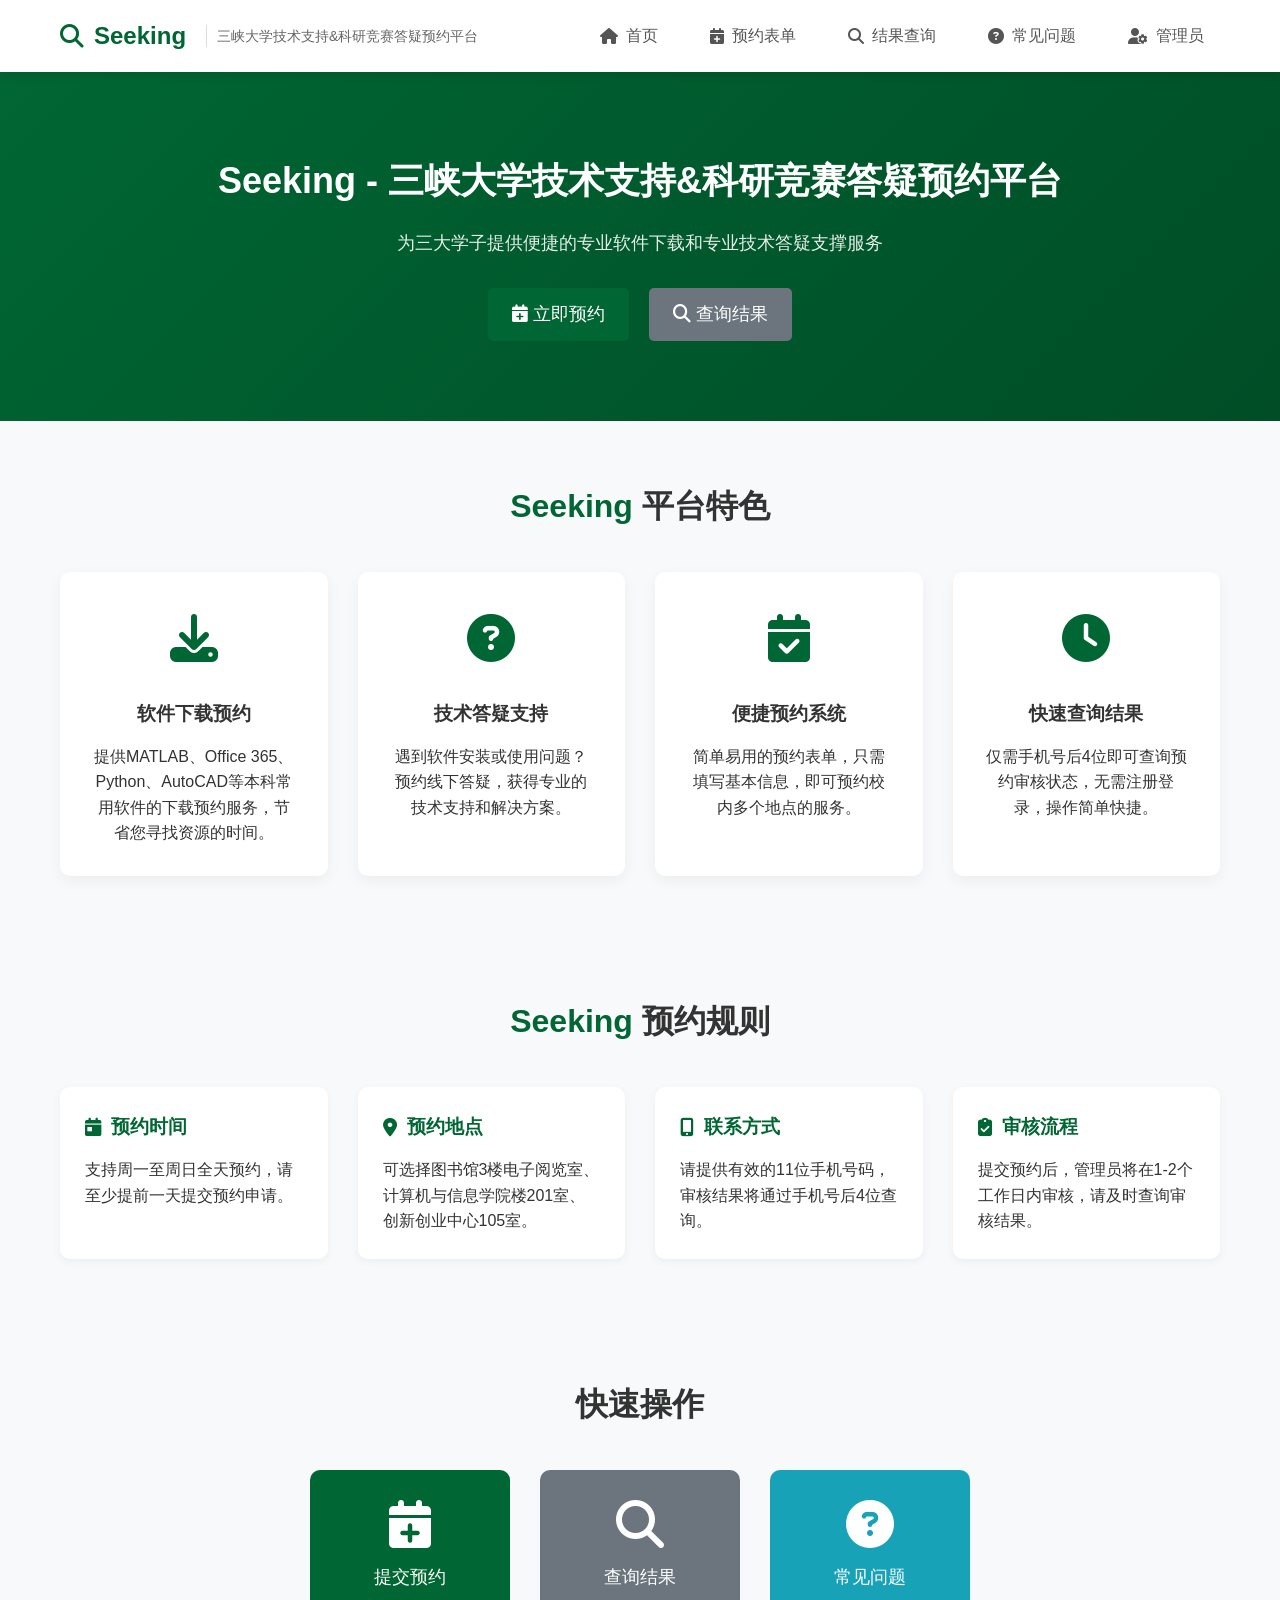
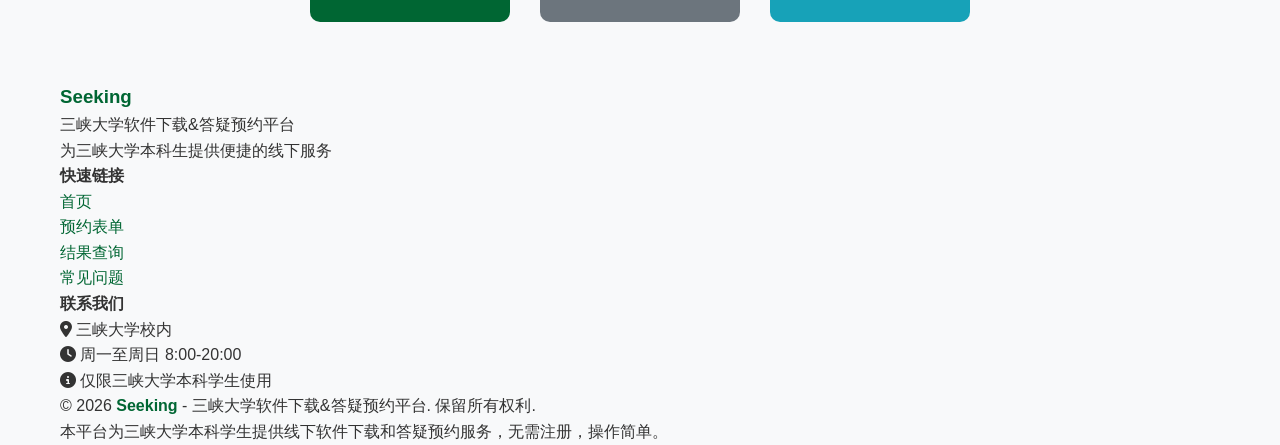
<file: frontend/index.html>
<!DOCTYPE html>
<html lang="zh-CN">
<head>
    <meta charset="UTF-8">
    <meta name="viewport" content="width=device-width, initial-scale=1.0">
    <title>Seeking - 首页</title>
    <link rel="stylesheet" href="css/style.css">
    <link rel="stylesheet" href="https://cdnjs.cloudflare.com/ajax/libs/font-awesome/6.4.0/css/all.min.css">
</head>
<body>
    <!-- 导航栏 -->
    <nav class="navbar">
        <div class="container">
            <div class="navbar-brand">
                <i class="fas fa-search"></i>
                <span class="brand-name">Seeking</span>
                <span class="brand-subtitle">三峡大学技术支持&科研竞赛答疑预约平台</span>
            </div>
            <ul class="navbar-menu">
                <li><a href="/" class="active"><i class="fas fa-home"></i> 首页</a></li>
                <li><a href="/booking"><i class="fas fa-calendar-plus"></i> 预约表单</a></li>
                <li><a href="/query"><i class="fas fa-search"></i> 结果查询</a></li>
                <li><a href="/faq"><i class="fas fa-question-circle"></i> 常见问题</a></li>
                <li><a href="/admin"><i class="fas fa-user-cog"></i> 管理员</a></li>
            </ul>
        </div>
    </nav>

    <!-- 首页横幅 -->
    <header class="hero">
        <div class="container">
            <h1><span class="seeking-text">Seeking</span> - 三峡大学技术支持&科研竞赛答疑预约平台</h1>
            <p class="hero-subtitle">为三大学子提供便捷的专业软件下载和专业技术答疑支撑服务</p>
            <div class="hero-buttons">
                <a href="/booking" class="btn btn-primary btn-lg"><i class="fas fa-calendar-plus"></i> 立即预约</a>
                <a href="/query" class="btn btn-secondary btn-lg"><i class="fas fa-search"></i> 查询结果</a>
            </div>
        </div>
    </header>

    <!-- 主要内容 -->
    <main class="container">
        <section class="features">
            <h2><span class="seeking-text">Seeking</span> 平台特色</h2>
            <div class="features-grid">
                <div class="feature-card">
                    <div class="feature-icon">
                        <i class="fas fa-download"></i>
                    </div>
                    <h3>软件下载预约</h3>
                    <p>提供MATLAB、Office 365、Python、AutoCAD等本科常用软件的下载预约服务，节省您寻找资源的时间。</p>
                </div>
                <div class="feature-card">
                    <div class="feature-icon">
                        <i class="fas fa-question-circle"></i>
                    </div>
                    <h3>技术答疑支持</h3>
                    <p>遇到软件安装或使用问题？预约线下答疑，获得专业的技术支持和解决方案。</p>
                </div>
                <div class="feature-card">
                    <div class="feature-icon">
                        <i class="fas fa-calendar-check"></i>
                    </div>
                    <h3>便捷预约系统</h3>
                    <p>简单易用的预约表单，只需填写基本信息，即可预约校内多个地点的服务。</p>
                </div>
                <div class="feature-card">
                    <div class="feature-icon">
                        <i class="fas fa-clock"></i>
                    </div>
                    <h3>快速查询结果</h3>
                    <p>仅需手机号后4位即可查询预约审核状态，无需注册登录，操作简单快捷。</p>
                </div>
            </div>
        </section>

        <section class="booking-rules">
            <h2><span class="seeking-text">Seeking</span> 预约规则</h2>
            <div class="rules-list">
                <div class="rule-item">
                    <h3><i class="fas fa-calendar-day"></i> 预约时间</h3>
                    <p>支持周一至周日全天预约，请至少提前一天提交预约申请。</p>
                </div>
                <div class="rule-item">
                    <h3><i class="fas fa-map-marker-alt"></i> 预约地点</h3>
                    <p>可选择图书馆3楼电子阅览室、计算机与信息学院楼201室、创新创业中心105室。</p>
                </div>
                <div class="rule-item">
                    <h3><i class="fas fa-mobile-alt"></i> 联系方式</h3>
                    <p>请提供有效的11位手机号码，审核结果将通过手机号后4位查询。</p>
                </div>
                <div class="rule-item">
                    <h3><i class="fas fa-clipboard-check"></i> 审核流程</h3>
                    <p>提交预约后，管理员将在1-2个工作日内审核，请及时查询审核结果。</p>
                </div>
            </div>
        </section>

        <section class="quick-actions">
            <h2>快速操作</h2>
            <div class="action-buttons">
                <a href="/booking" class="action-btn btn-primary">
                    <i class="fas fa-calendar-plus"></i>
                    <span>提交预约</span>
                </a>
                <a href="/query" class="action-btn btn-secondary">
                    <i class="fas fa-search"></i>
                    <span>查询结果</span>
                </a>
                <a href="/faq" class="action-btn btn-info">
                    <i class="fas fa-question-circle"></i>
                    <span>常见问题</span>
                </a>
            </div>
        </section>
    </main>

    <!-- 页脚 -->
    <footer class="footer">
        <div class="container">
            <div class="footer-content">
                <div class="footer-brand">
                    <h3><span class="seeking-text">Seeking</span></h3>
                    <p>三峡大学软件下载&答疑预约平台</p>
                    <p>为三峡大学本科生提供便捷的线下服务</p>
                </div>
                <div class="footer-links">
                    <h4>快速链接</h4>
                    <ul>
                        <li><a href="/">首页</a></li>
                        <li><a href="/booking">预约表单</a></li>
                        <li><a href="/query">结果查询</a></li>
                        <li><a href="/faq">常见问题</a></li>
                    </ul>
                </div>
                <div class="footer-contact">
                    <h4>联系我们</h4>
                    <p><i class="fas fa-map-marker-alt"></i> 三峡大学校内</p>
                    <p><i class="fas fa-clock"></i> 周一至周日 8:00-20:00</p>
                    <p><i class="fas fa-info-circle"></i> 仅限三峡大学本科学生使用</p>
                </div>
            </div>
            <div class="footer-bottom">
                <p>&copy; 2026 <span class="seeking-text">Seeking</span> - 三峡大学软件下载&答疑预约平台. 保留所有权利.</p>
                <p class="footer-note">本平台为三峡大学本科学生提供线下软件下载和答疑预约服务，无需注册，操作简单。</p>
            </div>
        </div>
    </footer>

    <script src="js/script.js"></script>
</body>
</html>
</file>
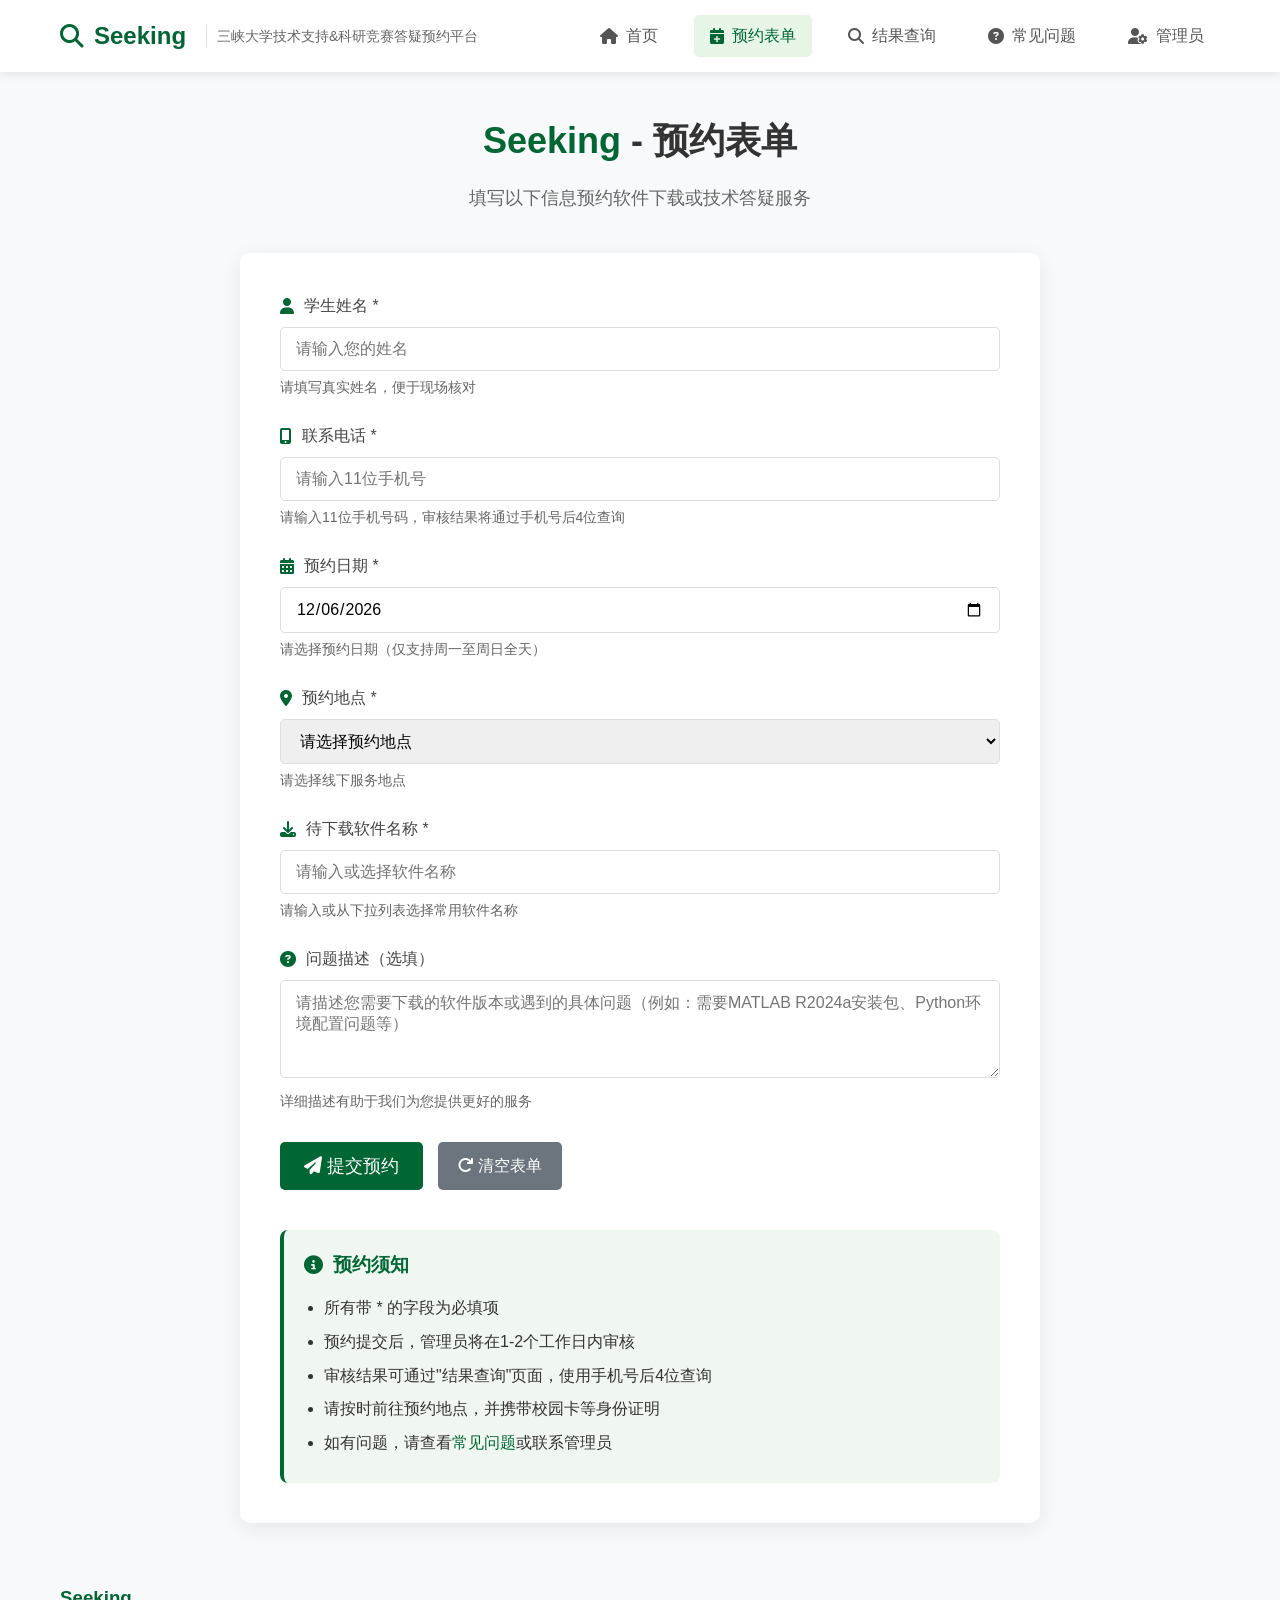
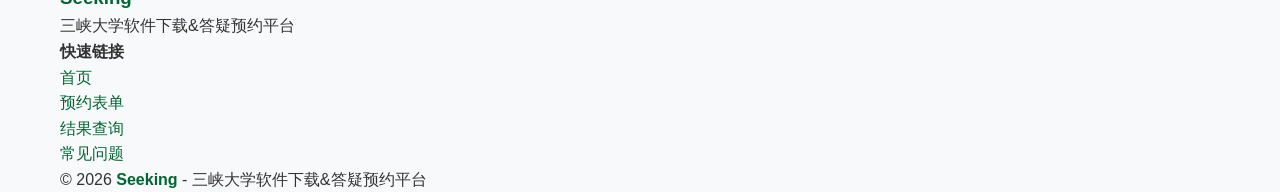
<file: frontend/booking.html>
<!DOCTYPE html>
<html lang="zh-CN">
<head>
    <meta charset="UTF-8">
    <meta name="viewport" content="width=device-width, initial-scale=1.0">
    <title>Seeking - 预约表单</title>
    <link rel="stylesheet" href="css/style.css">
    <link rel="stylesheet" href="https://cdnjs.cloudflare.com/ajax/libs/font-awesome/6.4.0/css/all.min.css">
</head>
<body>
    <!-- 导航栏 -->
    <nav class="navbar">
        <div class="container">
            <div class="navbar-brand">
                <i class="fas fa-search"></i>
                <span class="brand-name">Seeking</span>
                <span class="brand-subtitle">三峡大学技术支持&科研竞赛答疑预约平台</span>
            </div>
            <ul class="navbar-menu">
                <li><a href="/"><i class="fas fa-home"></i> 首页</a></li>
                <li><a href="/booking" class="active"><i class="fas fa-calendar-plus"></i> 预约表单</a></li>
                <li><a href="/query"><i class="fas fa-search"></i> 结果查询</a></li>
                <li><a href="/faq"><i class="fas fa-question-circle"></i> 常见问题</a></li>
                <li><a href="/admin"><i class="fas fa-user-cog"></i> 管理员</a></li>
            </ul>
        </div>
    </nav>

    <!-- 主要内容 -->
    <main class="container">
        <div class="page-header">
            <h1><span class="seeking-text">Seeking</span> - 预约表单</h1>
            <p class="page-subtitle">填写以下信息预约软件下载或技术答疑服务</p>
        </div>

        <div class="booking-form-container">
            <form id="bookingForm" class="booking-form">
                <!-- 姓名 -->
                <div class="form-group">
                    <label for="name">
                        <i class="fas fa-user"></i> 学生姓名 *
                    </label>
                    <input type="text" id="name" name="name" placeholder="请输入您的姓名" required>
                    <div class="form-hint">请填写真实姓名，便于现场核对</div>
                </div>

                <!-- 手机号 -->
                <div class="form-group">
                    <label for="phone">
                        <i class="fas fa-mobile-alt"></i> 联系电话 *
                    </label>
                    <input type="tel" id="phone" name="phone" placeholder="请输入11位手机号" required maxlength="11">
                    <div class="form-hint">请输入11位手机号码，审核结果将通过手机号后4位查询</div>
                </div>

                <!-- 预约日期 -->
                <div class="form-group">
                    <label for="booking_date">
                        <i class="fas fa-calendar-alt"></i> 预约日期 *
                    </label>
                    <input type="date" id="booking_date" name="booking_date" required>
                    <div class="form-hint">请选择预约日期（仅支持周一至周日全天）</div>
                </div>

                <!-- 预约地点 -->
                <div class="form-group">
                    <label for="location">
                        <i class="fas fa-map-marker-alt"></i> 预约地点 *
                    </label>
                    <select id="location" name="location" required>
                        <option value="">请选择预约地点</option>
                        <option value="图书馆3楼电子阅览室">图书馆3楼电子阅览室</option>
                        <option value="计算机与信息学院楼201室">计算机与信息学院楼201室</option>
                        <option value="创新创业中心105室">创新创业中心105室</option>
                    </select>
                    <div class="form-hint">请选择线下服务地点</div>
                </div>

                <!-- 软件名称 -->
                <div class="form-group">
                    <label for="software">
                        <i class="fas fa-download"></i> 待下载软件名称 *
                    </label>
                    <div class="software-input-group">
                        <input type="text" id="software" name="software" list="software-suggestions" placeholder="请输入或选择软件名称" required>
                        <datalist id="software-suggestions">
                            <option value="Office 365">
                            <option value="MATLAB">
                            <option value="Python">
                            <option value="AutoCAD">
                            <option value="SPSS">
                            <option value="Origin">
                            <option value="Visio">
                            <option value="Adobe Creative Cloud">
                            <option value="Visual Studio">
                            <option value="EndNote">
                            <option value="Citespace">
                            <option value="NVivo">
                        </datalist>
                    </div>
                    <div class="form-hint">请输入或从下拉列表选择常用软件名称</div>
                </div>

                <!-- 问题描述 -->
                <div class="form-group">
                    <label for="problem_description">
                        <i class="fas fa-question-circle"></i> 问题描述（选填）
                    </label>
                    <textarea id="problem_description" name="problem_description" rows="4" placeholder="请描述您需要下载的软件版本或遇到的具体问题（例如：需要MATLAB R2024a安装包、Python环境配置问题等）"></textarea>
                    <div class="form-hint">详细描述有助于我们为您提供更好的服务</div>
                </div>

                <!-- 表单提交按钮 -->
                <div class="form-actions">
                    <button type="submit" class="btn btn-primary btn-lg">
                        <i class="fas fa-paper-plane"></i> 提交预约
                    </button>
                    <button type="reset" class="btn btn-secondary">
                        <i class="fas fa-redo"></i> 清空表单
                    </button>
                </div>

                <!-- 表单提示 -->
                <div class="form-notice">
                    <h3><i class="fas fa-info-circle"></i> 预约须知</h3>
                    <ul>
                        <li>所有带 * 的字段为必填项</li>
                        <li>预约提交后，管理员将在1-2个工作日内审核</li>
                        <li>审核结果可通过"结果查询"页面，使用手机号后4位查询</li>
                        <li>请按时前往预约地点，并携带校园卡等身份证明</li>
                        <li>如有问题，请查看<a href="/faq">常见问题</a>或联系管理员</li>
                    </ul>
                </div>
            </form>

            <!-- 预约成功提示（初始隐藏） -->
            <div id="successMessage" class="success-message" style="display: none;">
                <div class="success-icon">
                    <i class="fas fa-check-circle"></i>
                </div>
                <h2>Seeking：预约信息已提交，等待审核</h2>
                <p>您的预约信息已成功提交，管理员将在1-2个工作日内审核。</p>
                <p>请使用手机号后4位在"结果查询"页面查看审核状态。</p>
                <div class="success-actions">
                    <a href="/query" class="btn btn-primary"><i class="fas fa-search"></i> 前往查询</a>
                    <button id="newBookingBtn" class="btn btn-secondary"><i class="fas fa-calendar-plus"></i> 再次预约</button>
                </div>
            </div>
        </div>
    </main>

    <!-- 页脚 -->
    <footer class="footer">
        <div class="container">
            <div class="footer-content">
                <div class="footer-brand">
                    <h3><span class="seeking-text">Seeking</span></h3>
                    <p>三峡大学软件下载&答疑预约平台</p>
                </div>
                <div class="footer-links">
                    <h4>快速链接</h4>
                    <ul>
                        <li><a href="/">首页</a></li>
                        <li><a href="/booking">预约表单</a></li>
                        <li><a href="/query">结果查询</a></li>
                        <li><a href="/faq">常见问题</a></li>
                    </ul>
                </div>
            </div>
            <div class="footer-bottom">
                <p>&copy; 2026 <span class="seeking-text">Seeking</span> - 三峡大学软件下载&答疑预约平台</p>
            </div>
        </div>
    </footer>

    <script src="js/booking.js"></script>
</body>
</html>
</file>
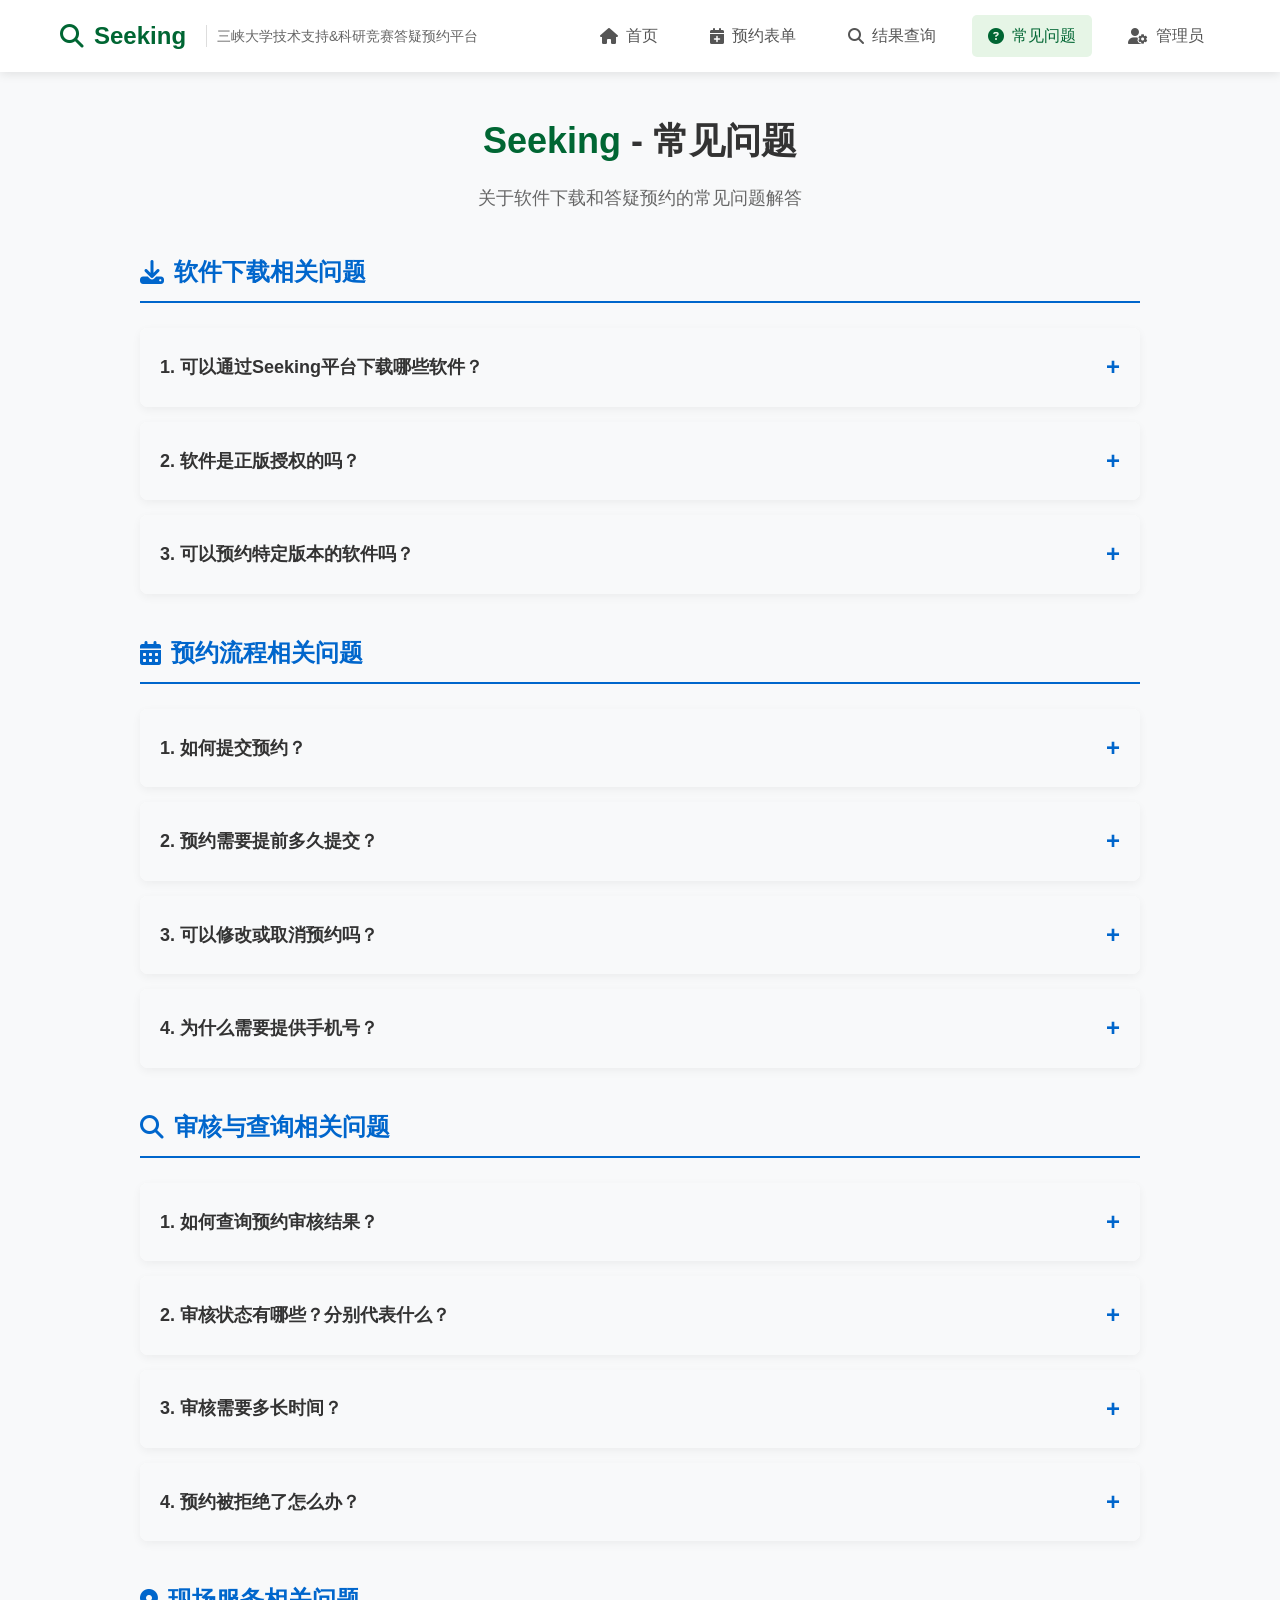
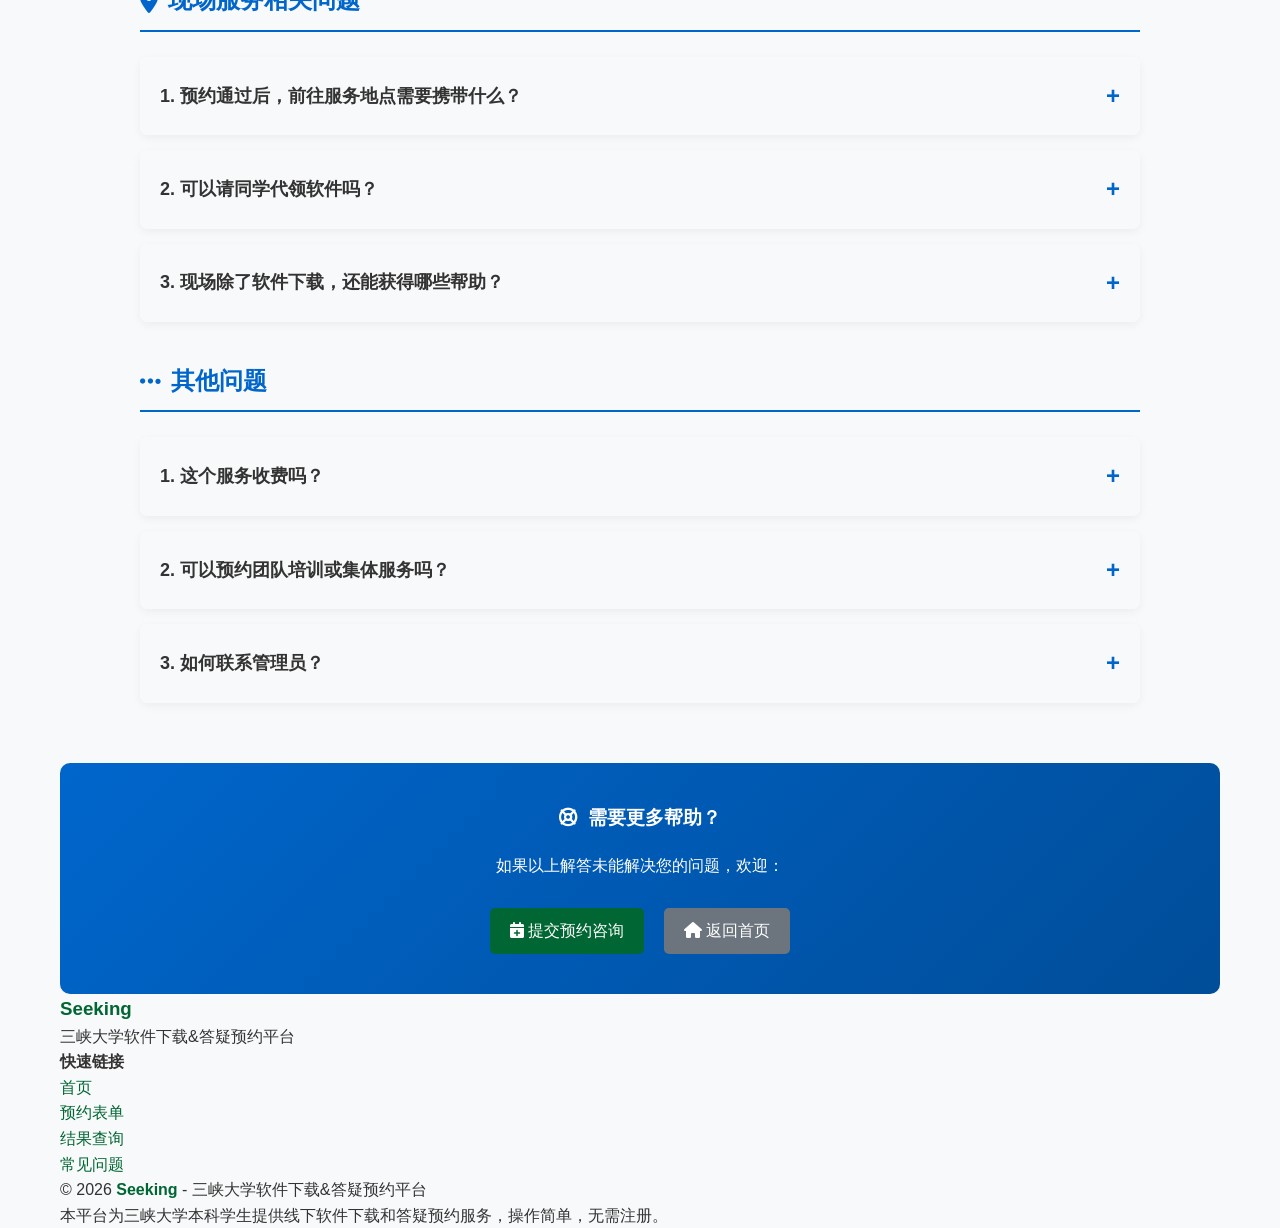
<file: frontend/faq.html>
<!DOCTYPE html>
<html lang="zh-CN">
<head>
    <meta charset="UTF-8">
    <meta name="viewport" content="width=device-width, initial-scale=1.0">
    <title>Seeking - 常见问题</title>
    <link rel="stylesheet" href="css/style.css">
    <link rel="stylesheet" href="https://cdnjs.cloudflare.com/ajax/libs/font-awesome/6.4.0/css/all.min.css">
</head>
<body>
    <!-- 导航栏 -->
    <nav class="navbar">
        <div class="container">
            <div class="navbar-brand">
                <i class="fas fa-search"></i>
                <span class="brand-name">Seeking</span>
                <span class="brand-subtitle">三峡大学技术支持&科研竞赛答疑预约平台</span>
            </div>
            <ul class="navbar-menu">
                <li><a href="/"><i class="fas fa-home"></i> 首页</a></li>
                <li><a href="/booking"><i class="fas fa-calendar-plus"></i> 预约表单</a></li>
                <li><a href="/query"><i class="fas fa-search"></i> 结果查询</a></li>
                <li><a href="/faq" class="active"><i class="fas fa-question-circle"></i> 常见问题</a></li>
                <li><a href="/admin"><i class="fas fa-user-cog"></i> 管理员</a></li>
            </ul>
        </div>
    </nav>

    <!-- 主要内容 -->
    <main class="container">
        <div class="page-header">
            <h1><span class="seeking-text">Seeking</span> - 常见问题</h1>
            <p class="page-subtitle">关于软件下载和答疑预约的常见问题解答</p>
        </div>

        <div class="faq-container">
            <!-- 软件下载相关问题 -->
            <section class="faq-section">
                <h2><i class="fas fa-download"></i> 软件下载相关问题</h2>
                <div class="faq-item">
                    <h3 class="faq-question">1. 可以通过Seeking平台下载哪些软件？</h3>
                    <div class="faq-answer">
                        <p>Seeking平台提供三峡大学本科学习常用软件的下载预约服务，包括但不限于：</p>
                        <ul>
                            <li><strong>办公软件：</strong> Office 365、WPS Office、LaTeX</li>
                            <li><strong>编程开发：</strong> Python、MATLAB、Visual Studio、IntelliJ IDEA</li>
                            <li><strong>专业软件：</strong> AutoCAD、SPSS、Origin、Visio、Adobe Creative Cloud</li>
                            <li><strong>学术工具：</strong> EndNote、Citespace、NVivo、Zotero</li>
                        </ul>
                        <p>如果您需要其他软件，可在预约时在"问题描述"中注明，我们会尽力提供帮助。</p>
                    </div>
                </div>

                <div class="faq-item">
                    <h3 class="faq-question">2. 软件是正版授权的吗？</h3>
                    <div class="faq-answer">
                        <p>是的，Seeking平台提供的软件均为三峡大学官方采购或教育版授权的正版软件，确保您安全、合法地使用。</p>
                        <p>部分软件可能需要使用校园网或学校提供的许可证进行激活。</p>
                    </div>
                </div>

                <div class="faq-item">
                    <h3 class="faq-question">3. 可以预约特定版本的软件吗？</h3>
                    <div class="faq-answer">
                        <p>可以。在预约时，请在"问题描述"中注明您需要的软件版本（例如：MATLAB R2024a、Python 3.11等）。</p>
                        <p>我们会根据您的需求提供相应版本的安装包和安装指导。</p>
                    </div>
                </div>
            </section>

            <!-- 预约流程相关问题 -->
            <section class="faq-section">
                <h2><i class="fas fa-calendar-alt"></i> 预约流程相关问题</h2>
                <div class="faq-item">
                    <h3 class="faq-question">1. 如何提交预约？</h3>
                    <div class="faq-answer">
                        <p>预约流程非常简单：</p>
                        <ol>
                            <li>访问 <a href="/booking">预约表单</a> 页面</li>
                            <li>填写姓名、手机号、预约日期、地点、软件名称等信息</li>
                            <li>如有特殊需求，可在"问题描述"中详细说明</li>
                            <li>点击"提交预约"按钮，等待审核</li>
                        </ol>
                    </div>
                </div>

                <div class="faq-item">
                    <h3 class="faq-question">2. 预约需要提前多久提交？</h3>
                    <div class="faq-answer">
                        <p>建议至少提前1天提交预约申请，以便我们有足够时间准备软件和安排服务。</p>
                        <p>审核通常需要1-2个工作日，请合理安排时间。</p>
                    </div>
                </div>

                <div class="faq-item">
                    <h3 class="faq-question">3. 可以修改或取消预约吗？</h3>
                    <div class="faq-answer">
                        <p>目前平台暂不支持在线修改或取消预约。如需修改或取消，请通过以下方式：</p>
                        <ul>
                            <li>如果预约尚未审核：可重新提交新的预约，并在"问题描述"中说明情况</li>
                            <li>如果预约已审核：请联系管理员说明情况</li>
                        </ul>
                    </div>
                </div>

                <div class="faq-item">
                    <h3 class="faq-question">4. 为什么需要提供手机号？</h3>
                    <div class="faq-answer">
                        <p>手机号用于：</p>
                        <ul>
                            <li><strong>审核结果查询：</strong> 通过手机号后4位查询预约状态</li>
                            <li><strong>紧急联系：</strong> 如有预约变动或紧急情况，便于联系您</li>
                            <li><strong>身份验证：</strong> 现场服务时核对身份</li>
                        </ul>
                        <p>您的个人信息将严格保密，仅用于预约服务相关事宜。</p>
                    </div>
                </div>
            </section>

            <!-- 审核与查询相关问题 -->
            <section class="faq-section">
                <h2><i class="fas fa-search"></i> 审核与查询相关问题</h2>
                <div class="faq-item">
                    <h3 class="faq-question">1. 如何查询预约审核结果？</h3>
                    <div class="faq-answer">
                        <p>查询审核结果非常简单：</p>
                        <ol>
                            <li>访问 <a href="/query">结果查询</a> 页面</li>
                            <li>输入预约时填写的手机号后4位</li>
                            <li>点击"查询结果"按钮</li>
                        </ol>
                        <p>系统将显示所有使用该手机号提交的预约记录及其审核状态。</p>
                    </div>
                </div>

                <div class="faq-item">
                    <h3 class="faq-question">2. 审核状态有哪些？分别代表什么？</h3>
                    <div class="faq-answer">
                        <p>预约审核状态分为三种：</p>
                        <ul>
                            <li><span class="status-badge status-pending">待审核</span>：预约已提交，等待管理员审核</li>
                            <li><span class="status-badge status-approved">已通过</span>：预约已审核通过，可按预约时间地点前往</li>
                            <li><span class="status-badge status-rejected">已拒绝</span>：预约未通过审核，可查看拒绝原因</li>
                        </ul>
                    </div>
                </div>

                <div class="faq-item">
                    <h3 class="faq-question">3. 审核需要多长时间？</h3>
                    <div class="faq-answer">
                        <p>正常情况下，审核将在1-2个工作日内完成。</p>
                        <p>如遇周末或节假日，审核时间可能顺延。请耐心等待，无需重复提交。</p>
                    </div>
                </div>

                <div class="faq-item">
                    <h3 class="faq-question">4. 预约被拒绝了怎么办？</h3>
                    <div class="faq-answer">
                        <p>如果预约被拒绝，可能的原因包括：</p>
                        <ul>
                            <li>预约时间段已满</li>
                            <li>预约地点当日有特殊安排</li>
                            <li>申请的软件暂时无法提供</li>
                            <li>信息填写不完整或有误</li>
                        </ul>
                        <p>您可以在查询结果中查看具体的拒绝原因，并根据建议重新提交预约。</p>
                    </div>
                </div>
            </section>

            <!-- 现场服务相关问题 -->
            <section class="faq-section">
                <h2><i class="fas fa-map-marker-alt"></i> 现场服务相关问题</h2>
                <div class="faq-item">
                    <h3 class="faq-question">1. 预约通过后，前往服务地点需要携带什么？</h3>
                    <div class="faq-answer">
                        <p>请务必携带以下物品：</p>
                        <ul>
                            <li><strong>校园卡：</strong> 用于身份验证</li>
                            <li><strong>预约凭证：</strong> 建议携带手机，可展示查询结果页面</li>
                            <li><strong>存储设备：</strong> 如需拷贝软件安装包，请自备U盘或移动硬盘</li>
                            <li><strong>笔记本电脑：</strong> 如需现场安装或配置，建议携带个人电脑</li>
                        </ul>
                    </div>
                </div>

                <div class="faq-item">
                    <h3 class="faq-question">2. 可以请同学代领软件吗？</h3>
                    <div class="faq-answer">
                        <p>原则上不建议代领，因为涉及软件授权和个人信息。</p>
                        <p>如确有特殊情况需要代领，请提前联系管理员说明情况，并携带双方的校园卡。</p>
                    </div>
                </div>

                <div class="faq-item">
                    <h3 class="faq-question">3. 现场除了软件下载，还能获得哪些帮助？</h3>
                    <div class="faq-answer">
                        <p>除了提供软件安装包，现场服务还包括：</p>
                        <ul>
                            <li>软件安装指导</li>
                            <li>基础使用教程</li>
                            <li>常见问题解答</li>
                            <li>学习资源推荐</li>
                            <li>校园软件使用技巧</li>
                        </ul>
                    </div>
                </div>
            </section>

            <!-- 其他问题 -->
            <section class="faq-section">
                <h2><i class="fas fa-ellipsis-h"></i> 其他问题</h2>
                <div class="faq-item">
                    <h3 class="faq-question">1. 这个服务收费吗？</h3>
                    <div class="faq-answer">
                        <p>Seeking平台为三峡大学本科学生提供的软件下载和答疑预约服务完全免费。</p>
                        <p>平台由学校相关部门支持，旨在为同学们提供便捷的学习资源服务。</p>
                    </div>
                </div>

                <div class="faq-item">
                    <h3 class="faq-question">2. 可以预约团队培训或集体服务吗？</h3>
                    <div class="faq-answer">
                        <p>目前平台主要面向个人服务。如需团队培训或集体服务，请通过以下方式联系：</p>
                        <ul>
                            <li>在预约时"问题描述"中注明团队规模和需求</li>
                            <li>直接联系管理员协商安排</li>
                        </ul>
                    </div>
                </div>

                <div class="faq-item">
                    <h3 class="faq-question">3. 如何联系管理员？</h3>
                    <div class="faq-answer">
                        <p>您可以通过以下方式联系管理员：</p>
                        <ul>
                            <li>在预约时"问题描述"中留言</li>
                            <li>前往预约地点现场咨询</li>
                            <li>通过学校内部渠道联系计算机与信息学院相关部门</li>
                        </ul>
                    </div>
                </div>
            </section>
        </div>

        <!-- 更多帮助 -->
        <div class="more-help">
            <h3><i class="fas fa-life-ring"></i> 需要更多帮助？</h3>
            <p>如果以上解答未能解决您的问题，欢迎：</p>
            <div class="help-actions">
                <a href="/booking" class="btn btn-primary"><i class="fas fa-calendar-plus"></i> 提交预约咨询</a>
                <a href="/" class="btn btn-secondary"><i class="fas fa-home"></i> 返回首页</a>
            </div>
        </div>
    </main>

    <!-- 页脚 -->
    <footer class="footer">
        <div class="container">
            <div class="footer-content">
                <div class="footer-brand">
                    <h3><span class="seeking-text">Seeking</span></h3>
                    <p>三峡大学软件下载&答疑预约平台</p>
                </div>
                <div class="footer-links">
                    <h4>快速链接</h4>
                    <ul>
                        <li><a href="/">首页</a></li>
                        <li><a href="/booking">预约表单</a></li>
                        <li><a href="/query">结果查询</a></li>
                        <li><a href="/faq">常见问题</a></li>
                    </ul>
                </div>
            </div>
            <div class="footer-bottom">
                <p>&copy; 2026 <span class="seeking-text">Seeking</span> - 三峡大学软件下载&答疑预约平台</p>
                <p class="footer-note">本平台为三峡大学本科学生提供线下软件下载和答疑预约服务，操作简单，无需注册。</p>
            </div>
        </div>
    </footer>

    <script src="js/script.js"></script>
</body>
</html>
</file>
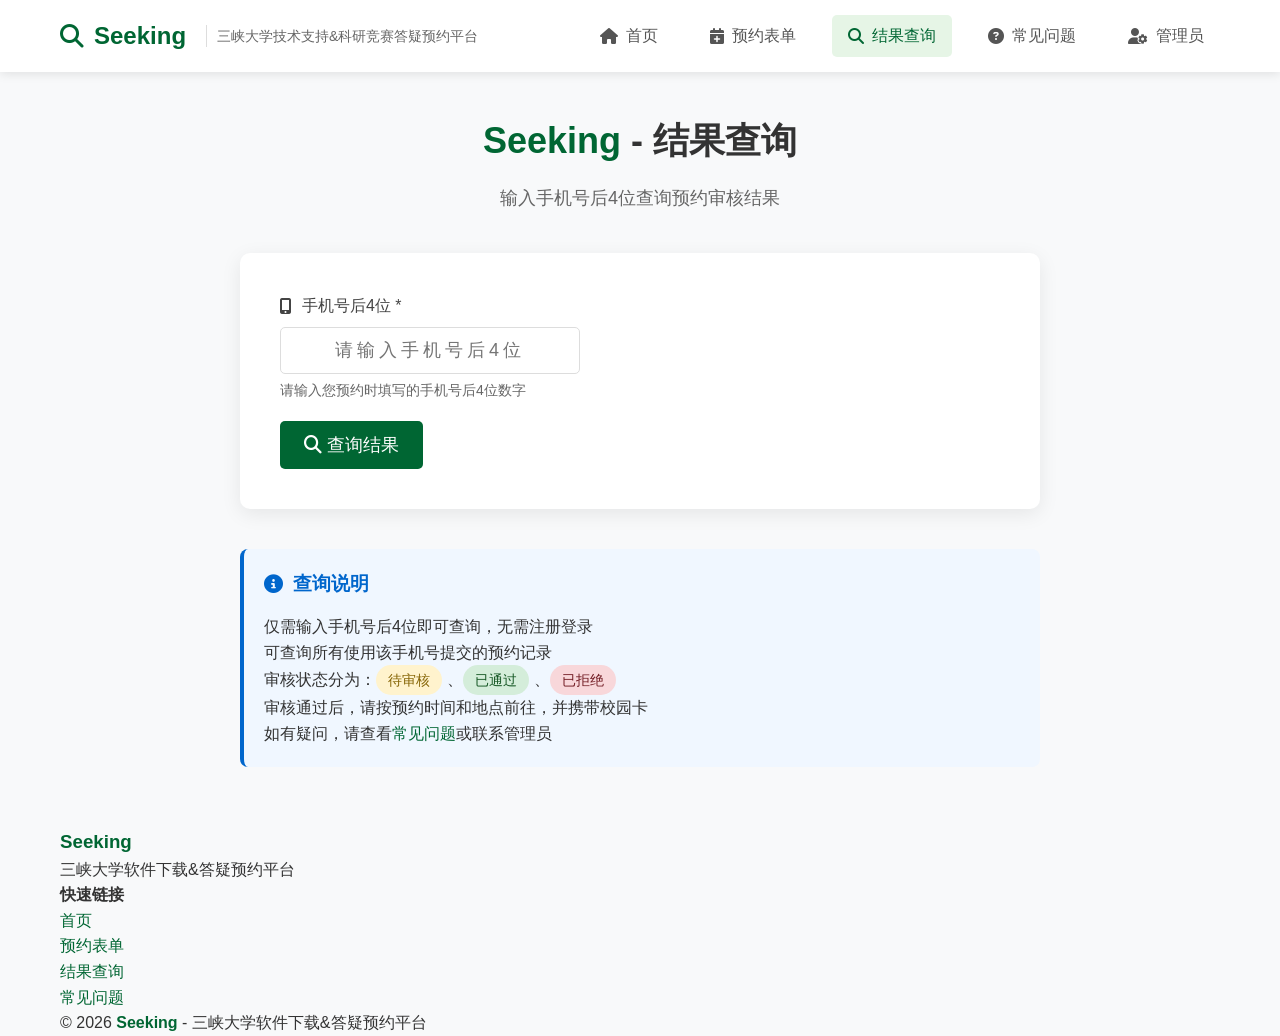
<file: frontend/query.html>
<!DOCTYPE html>
<html lang="zh-CN">
<head>
    <meta charset="UTF-8">
    <meta name="viewport" content="width=device-width, initial-scale=1.0">
    <title>Seeking - 结果查询</title>
    <link rel="stylesheet" href="css/style.css">
    <link rel="stylesheet" href="https://cdnjs.cloudflare.com/ajax/libs/font-awesome/6.4.0/css/all.min.css">
</head>
<body>
    <!-- 导航栏 -->
    <nav class="navbar">
        <div class="container">
            <div class="navbar-brand">
                <i class="fas fa-search"></i>
                <span class="brand-name">Seeking</span>
                <span class="brand-subtitle">三峡大学技术支持&科研竞赛答疑预约平台</span>
            </div>
            <ul class="navbar-menu">
                <li><a href="/"><i class="fas fa-home"></i> 首页</a></li>
                <li><a href="/booking"><i class="fas fa-calendar-plus"></i> 预约表单</a></li>
                <li><a href="/query" class="active"><i class="fas fa-search"></i> 结果查询</a></li>
                <li><a href="/faq"><i class="fas fa-question-circle"></i> 常见问题</a></li>
                <li><a href="/admin"><i class="fas fa-user-cog"></i> 管理员</a></li>
            </ul>
        </div>
    </nav>

    <!-- 主要内容 -->
    <main class="container">
        <div class="page-header">
            <h1><span class="seeking-text">Seeking</span> - 结果查询</h1>
            <p class="page-subtitle">输入手机号后4位查询预约审核结果</p>
        </div>

        <div class="query-container">
            <!-- 查询输入框 -->
            <div class="query-input-section">
                <div class="query-input-group">
                    <label for="phoneLast4">
                        <i class="fas fa-mobile-alt"></i> 手机号后4位 *
                    </label>
                    <input type="text" id="phoneLast4" name="phoneLast4" placeholder="请输入手机号后4位" maxlength="4" required>
                    <div class="form-hint">请输入您预约时填写的手机号后4位数字</div>
                </div>
                <button id="queryBtn" class="btn btn-primary btn-lg">
                    <i class="fas fa-search"></i> 查询结果
                </button>
            </div>

            <!-- 查询结果 -->
            <div id="queryResults" class="query-results" style="display: none;">
                <div class="results-header">
                    <h2 id="resultsTitle">查询结果</h2>
                    <div class="results-count">找到 <span id="resultsCount">0</span> 条记录</div>
                </div>

                <div id="resultsList" class="results-list">
                    <!-- 预约记录卡片将通过JavaScript动态生成 -->
                </div>

                <div id="noResultsMessage" class="no-results-message" style="display: none;">
                    <div class="no-results-icon">
                        <i class="fas fa-search"></i>
                    </div>
                    <h3>Seeking：未查询到相关预约记录</h3>
                    <p>请核对手机号后4位是否正确，或您尚未提交预约。</p>
                    <div class="no-results-actions">
                        <a href="/booking" class="btn btn-primary"><i class="fas fa-calendar-plus"></i> 立即预约</a>
                        <button id="tryAgainBtn" class="btn btn-secondary"><i class="fas fa-redo"></i> 重新查询</button>
                    </div>
                </div>
            </div>

            <!-- 查询说明 -->
            <div class="query-instructions">
                <h3><i class="fas fa-info-circle"></i> 查询说明</h3>
                <ul>
                    <li>仅需输入手机号后4位即可查询，无需注册登录</li>
                    <li>可查询所有使用该手机号提交的预约记录</li>
                    <li>审核状态分为：<span class="status-badge status-pending">待审核</span>、<span class="status-badge status-approved">已通过</span>、<span class="status-badge status-rejected">已拒绝</span></li>
                    <li>审核通过后，请按预约时间和地点前往，并携带校园卡</li>
                    <li>如有疑问，请查看<a href="/faq">常见问题</a>或联系管理员</li>
                </ul>
            </div>
        </div>
    </main>

    <!-- 页脚 -->
    <footer class="footer">
        <div class="container">
            <div class="footer-content">
                <div class="footer-brand">
                    <h3><span class="seeking-text">Seeking</span></h3>
                    <p>三峡大学软件下载&答疑预约平台</p>
                </div>
                <div class="footer-links">
                    <h4>快速链接</h4>
                    <ul>
                        <li><a href="/">首页</a></li>
                        <li><a href="/booking">预约表单</a></li>
                        <li><a href="/query">结果查询</a></li>
                        <li><a href="/faq">常见问题</a></li>
                    </ul>
                </div>
            </div>
            <div class="footer-bottom">
                <p>&copy; 2026 <span class="seeking-text">Seeking</span> - 三峡大学软件下载&答疑预约平台</p>
            </div>
        </div>
    </footer>

    <script src="js/query.js"></script>
</body>
</html>
</file>
<file: frontend/css/style.css>
/*
 * Seeking 网站样式文件
 * 三峡大学技术支持&科研竞赛答疑预约平台
 */

/* ==================== 基础样式 ==================== */
* {
    margin: 0;
    padding: 0;
    box-sizing: border-box;
}

body {
    font-family: 'Segoe UI', 'Microsoft YaHei', sans-serif;
    line-height: 1.6;
    color: #333;
    background-color: #f8f9fa;
}

.container {
    max-width: 1200px;
    margin: 0 auto;
    padding: 0 20px;
}

a {
    text-decoration: none;
    color: #006633;
    transition: color 0.3s;
}

a:hover {
    color: #004d26;
}

ul {
    list-style: none;
}

/* ==================== 工具类 ==================== */
.seeking-text {
    font-weight: bold;
    color: #006633;
}

.btn {
    display: inline-block;
    padding: 10px 20px;
    border: none;
    border-radius: 5px;
    font-size: 16px;
    font-weight: 500;
    cursor: pointer;
    transition: all 0.3s;
    text-align: center;
}

.btn:hover {
    transform: translateY(-2px);
    box-shadow: 0 4px 8px rgba(0,0,0,0.1);
}

.btn-primary {
    background-color: #006633;
    color: white;
}

.btn-primary:hover {
    background-color: #005523;
    color: white;
}

.btn-secondary {
    background-color: #6c757d;
    color: white;
}

.btn-secondary:hover {
    background-color: #5a6268;
    color: white;
}

.btn-info {
    background-color: #17a2b8;
    color: white;
}

.btn-info:hover {
    background-color: #138496;
    color: white;
}

.btn-lg {
    padding: 12px 24px;
    font-size: 18px;
}

.btn-sm {
    padding: 6px 12px;
    font-size: 14px;
}

.btn-block {
    display: block;
    width: 100%;
}

/* ==================== 导航栏 ==================== */
.navbar {
    background-color: white;
    box-shadow: 0 2px 10px rgba(0,0,0,0.1);
    position: sticky;
    top: 0;
    z-index: 1000;
}

.navbar .container {
    display: flex;
    justify-content: space-between;
    align-items: center;
    padding: 15px 20px;
}

.navbar-brand {
    display: flex;
    align-items: center;
    gap: 10px;
}

.navbar-brand i {
    font-size: 24px;
    color: #006633;
}

.brand-name {
    font-size: 24px;
    font-weight: bold;
    color: #006633;
}

.brand-subtitle {
    font-size: 14px;
    color: #666;
    margin-left: 10px;
    padding-left: 10px;
    border-left: 1px solid #ddd;
}

.navbar-menu {
    display: flex;
    gap: 20px;
}

.navbar-menu a {
    display: flex;
    align-items: center;
    gap: 8px;
    padding: 8px 16px;
    border-radius: 5px;
    color: #555;
}

.navbar-menu a:hover {
    background-color: #f0f0f0;
    color: #006633;
}

.navbar-menu a.active {
    background-color: #e6f5e6;
    color: #006633;
    font-weight: 500;
}

/* ==================== 首页样式 ==================== */
.hero {
    background: linear-gradient(135deg, #006633 0%, #004d26 100%);
    color: white;
    padding: 80px 0;
    text-align: center;
}

.hero h1 {
    font-size: 36px;
    margin-bottom: 20px;
}

.hero h1 .seeking-text {
    color: white;
    font-weight: 800;
}

.hero-subtitle {
    font-size: 18px;
    margin-bottom: 30px;
    opacity: 0.9;
}

.hero-buttons {
    display: flex;
    gap: 20px;
    justify-content: center;
    margin-top: 30px;
}

.features {
    padding: 60px 0;
}

.features h2 {
    text-align: center;
    margin-bottom: 40px;
    font-size: 32px;
}

.features-grid {
    display: grid;
    grid-template-columns: repeat(auto-fit, minmax(250px, 1fr));
    gap: 30px;
    margin-top: 40px;
}

.feature-card {
    background: white;
    padding: 30px;
    border-radius: 10px;
    box-shadow: 0 5px 15px rgba(0,0,0,0.05);
    text-align: center;
    transition: transform 0.3s;
}

.feature-card:hover {
    transform: translateY(-5px);
}

.feature-icon {
    font-size: 48px;
    color: #006633;
    margin-bottom: 20px;
}

.feature-card h3 {
    margin-bottom: 15px;
    color: #333;
}

.booking-rules {
    padding: 60px 0;
    background-color: #f8f9fa;
}

.booking-rules h2 {
    text-align: center;
    margin-bottom: 40px;
    font-size: 32px;
}

.rules-list {
    display: grid;
    grid-template-columns: repeat(auto-fit, minmax(250px, 1fr));
    gap: 30px;
}

.rule-item {
    background: white;
    padding: 25px;
    border-radius: 10px;
    box-shadow: 0 3px 10px rgba(0,0,0,0.05);
}

.rule-item h3 {
    display: flex;
    align-items: center;
    gap: 10px;
    margin-bottom: 15px;
    color: #006633;
}

.quick-actions {
    padding: 60px 0;
    text-align: center;
}

.quick-actions h2 {
    margin-bottom: 40px;
    font-size: 32px;
}

.action-buttons {
    display: flex;
    justify-content: center;
    gap: 30px;
    flex-wrap: wrap;
}

.action-btn {
    display: flex;
    flex-direction: column;
    align-items: center;
    gap: 15px;
    padding: 30px;
    min-width: 200px;
    border-radius: 10px;
    font-size: 18px;
    font-weight: 500;
}

.action-btn i {
    font-size: 48px;
}

/* ==================== 页面头部 ==================== */
.page-header {
    padding: 40px 0;
    text-align: center;
}

.page-header h1 {
    font-size: 36px;
    margin-bottom: 15px;
}

.page-subtitle {
    font-size: 18px;
    color: #666;
}

/* ==================== 预约表单 ==================== */
.booking-form-container {
    max-width: 800px;
    margin: 0 auto 60px;
}

.booking-form {
    background: white;
    padding: 40px;
    border-radius: 10px;
    box-shadow: 0 5px 20px rgba(0,0,0,0.08);
}

.form-group {
    margin-bottom: 25px;
}

.form-group label {
    display: flex;
    align-items: center;
    gap: 10px;
    margin-bottom: 8px;
    font-weight: 500;
    color: #444;
}

.form-group label i {
    color: #006633;
}

.form-group input,
.form-group select,
.form-group textarea {
    width: 100%;
    padding: 12px 15px;
    border: 1px solid #ddd;
    border-radius: 5px;
    font-size: 16px;
    font-family: inherit;
    transition: border-color 0.3s;
}

.form-group input:focus,
.form-group select:focus,
.form-group textarea:focus {
    outline: none;
    border-color: #006633;
    box-shadow: 0 0 0 3px rgba(0,102,51,0.1);
}

.form-hint {
    font-size: 14px;
    color: #666;
    margin-top: 5px;
}

.software-input-group {
    position: relative;
}

.software-input-group datalist {
    position: absolute;
    top: 100%;
    left: 0;
    right: 0;
    background: white;
    border: 1px solid #ddd;
    border-radius: 5px;
    max-height: 200px;
    overflow-y: auto;
}

.form-actions {
    display: flex;
    gap: 15px;
    margin-top: 30px;
}

.form-notice {
    margin-top: 40px;
    padding: 20px;
    background-color: #f0f7f0;
    border-radius: 8px;
    border-left: 4px solid #006633;
}

.form-notice h3 {
    display: flex;
    align-items: center;
    gap: 10px;
    margin-bottom: 15px;
    color: #006633;
}

.form-notice ul {
    list-style: disc;
    margin-left: 20px;
}

.form-notice li {
    margin-bottom: 8px;
}

/* ==================== 成功消息 ==================== */
.success-message {
    text-align: center;
    padding: 50px 30px;
    background: white;
    border-radius: 10px;
    box-shadow: 0 5px 20px rgba(0,0,0,0.08);
}

.success-icon {
    font-size: 64px;
    color: #28a745;
    margin-bottom: 20px;
}

.success-message h2 {
    margin-bottom: 15px;
    color: #28a745;
}

.success-actions {
    display: flex;
    gap: 15px;
    justify-content: center;
    margin-top: 30px;
}

/* ==================== 查询页面 ==================== */
.query-container {
    max-width: 800px;
    margin: 0 auto 60px;
}

.query-input-section {
    background: white;
    padding: 40px;
    border-radius: 10px;
    box-shadow: 0 5px 20px rgba(0,0,0,0.08);
    margin-bottom: 40px;
}

.query-input-group {
    margin-bottom: 20px;
}

.query-input-group label {
    display: flex;
    align-items: center;
    gap: 10px;
    margin-bottom: 8px;
    font-weight: 500;
    color: #444;
}

.query-input-group input {
    width: 100%;
    max-width: 300px;
    padding: 12px 15px;
    border: 1px solid #ddd;
    border-radius: 5px;
    font-size: 18px;
    text-align: center;
    letter-spacing: 4px;
}

.query-results {
    background: white;
    padding: 40px;
    border-radius: 10px;
    box-shadow: 0 5px 20px rgba(0,0,0,0.08);
}

.results-header {
    display: flex;
    justify-content: space-between;
    align-items: center;
    margin-bottom: 30px;
    padding-bottom: 20px;
    border-bottom: 1px solid #eee;
}

.results-count {
    font-size: 18px;
    color: #666;
}

.results-count span {
    font-weight: bold;
    color: #006633;
}

.results-list {
    display: flex;
    flex-direction: column;
    gap: 20px;
}

.booking-card {
    background: #f8f9fa;
    padding: 25px;
    border-radius: 8px;
    border-left: 4px solid #ddd;
    transition: all 0.3s;
}

.booking-card:hover {
    background: #f0f7ff;
    transform: translateX(5px);
}

.booking-card.approved {
    border-left-color: #28a745;
}

.booking-card.rejected {
    border-left-color: #dc3545;
}

.booking-card.pending {
    border-left-color: #ffc107;
}

.booking-card-header {
    display: flex;
    justify-content: space-between;
    align-items: center;
    margin-bottom: 15px;
}

.booking-card-title {
    font-size: 20px;
    font-weight: 500;
}

.booking-status {
    padding: 6px 12px;
    border-radius: 20px;
    font-size: 14px;
    font-weight: 500;
}

.status-badge {
    display: inline-block;
    padding: 4px 12px;
    border-radius: 20px;
    font-size: 14px;
    font-weight: 500;
    margin-right: 5px;
}

.status-pending {
    background-color: #fff3cd;
    color: #856404;
}

.status-approved {
    background-color: #d4edda;
    color: #155724;
}

.status-rejected {
    background-color: #f8d7da;
    color: #721c24;
}

.booking-card-details {
    display: grid;
    grid-template-columns: repeat(auto-fit, minmax(200px, 1fr));
    gap: 15px;
    margin-bottom: 15px;
}

.detail-item {
    display: flex;
    gap: 10px;
}

.detail-label {
    font-weight: 500;
    color: #666;
    min-width: 80px;
}

.booking-card-footer {
    margin-top: 15px;
    padding-top: 15px;
    border-top: 1px solid #eee;
}

.review-notes {
    font-style: italic;
    color: #666;
}

.no-results-message {
    text-align: center;
    padding: 50px 30px;
}

.no-results-icon {
    font-size: 64px;
    color: #6c757d;
    margin-bottom: 20px;
}

.no-results-actions {
    display: flex;
    gap: 15px;
    justify-content: center;
    margin-top: 30px;
}

.query-instructions {
    margin-top: 40px;
    padding: 20px;
    background-color: #f0f7ff;
    border-radius: 8px;
    border-left: 4px solid #0066cc;
}

.query-instructions h3 {
    display: flex;
    align-items: center;
    gap: 10px;
    margin-bottom: 15px;
    color: #0066cc;
}

/* ==================== 常见问题页面 ==================== */
.faq-container {
    max-width: 1000px;
    margin: 0 auto 60px;
}

.faq-section {
    margin-bottom: 40px;
}

.faq-section h2 {
    display: flex;
    align-items: center;
    gap: 10px;
    margin-bottom: 25px;
    padding-bottom: 10px;
    border-bottom: 2px solid #0066cc;
    color: #0066cc;
}

.faq-item {
    background: white;
    margin-bottom: 15px;
    border-radius: 8px;
    overflow: hidden;
    box-shadow: 0 3px 10px rgba(0,0,0,0.05);
}

.faq-question {
    padding: 20px;
    background-color: #f8f9fa;
    cursor: pointer;
    font-size: 18px;
    display: flex;
    justify-content: space-between;
    align-items: center;
    transition: background-color 0.3s;
}

.faq-question:hover {
    background-color: #e9ecef;
}

.faq-question::after {
    content: '+';
    font-size: 24px;
    color: #0066cc;
}

.faq-question.active::after {
    content: '-';
}

.faq-answer {
    padding: 0 20px;
    max-height: 0;
    overflow: hidden;
    transition: max-height 0.3s, padding 0.3s;
}

.faq-answer.active {
    padding: 20px;
    max-height: 1000px;
}

.faq-answer ul,
.faq-answer ol {
    margin-left: 20px;
    margin-bottom: 15px;
}

.faq-answer li {
    margin-bottom: 8px;
}

.more-help {
    text-align: center;
    padding: 40px;
    background: linear-gradient(135deg, #0066cc 0%, #004d99 100%);
    color: white;
    border-radius: 10px;
    margin-top: 40px;
}

.more-help h3 {
    display: flex;
    align-items: center;
    gap: 10px;
    justify-content: center;
    margin-bottom: 20px;
}

.help-actions {
    display: flex;
    gap: 20px;
    justify-content: center;
    margin-top: 30px;
}

/* ==================== 管理员登录页面 ==================== */
.admin-page {
    display: flex;
    flex-direction: column;
    min-height: 100vh;
    background: linear-gradient(135deg, #f5f7fa 0%, #c3cfe2 100%);
}

.admin-login-container {
    flex: 1;
    display: flex;
    flex-direction: column;
    justify-content: center;
    align-items: center;
    padding: 40px 20px;
}

.admin-login-card {
    width: 100%;
    max-width: 400px;
    background: white;
    border-radius: 15px;
    box-shadow: 0 10px 30px rgba(0,0,0,0.1);
    overflow: hidden;
}

.admin-login-header {
    padding: 40px 30px 20px;
    text-align: center;
    background: linear-gradient(135deg, #0066cc 0%, #004d99 100%);
    color: white;
}

.admin-logo {
    display: flex;
    align-items: center;
    justify-content: center;
    gap: 10px;
    margin-bottom: 20px;
    font-size: 32px;
}

.admin-brand-name {
    font-size: 32px;
    font-weight: bold;
}

.admin-login-header h1 {
    font-size: 24px;
    margin-bottom: 10px;
}

.admin-subtitle {
    opacity: 0.9;
    font-size: 14px;
}

.admin-login-form {
    padding: 30px;
}

.admin-form-group {
    margin-bottom: 20px;
}

.admin-form-group label {
    display: flex;
    align-items: center;
    gap: 10px;
    margin-bottom: 8px;
    font-weight: 500;
    color: #444;
}

.admin-form-group input {
    width: 100%;
    padding: 12px 15px;
    border: 1px solid #ddd;
    border-radius: 5px;
    font-size: 16px;
}

.admin-form-actions {
    margin-top: 30px;
}

.admin-login-hint {
    margin-top: 20px;
    padding-top: 20px;
    border-top: 1px solid #eee;
    text-align: center;
    font-size: 14px;
    color: #666;
}

.admin-credentials {
    margin-top: 10px;
    font-family: monospace;
    background: #f8f9fa;
    padding: 8px;
    border-radius: 4px;
    border: 1px solid #eee;
}

.admin-login-success {
    padding: 50px 30px;
    text-align: center;
}

.loading-spinner {
    margin-top: 20px;
}

.spinner {
    width: 40px;
    height: 40px;
    border: 4px solid #f3f3f3;
    border-top: 4px solid #0066cc;
    border-radius: 50%;
    animation: spin 1s linear infinite;
    margin: 0 auto;
}

@keyframes spin {
    0% { transform: rotate(0deg); }
    100% { transform: rotate(360deg); }
}

.admin-back-link {
    margin-top: 30px;
}

.admin-footer {
    margin-top: 40px;
    text-align: center;
    color: #666;
    font-size: 14px;
}

/* ==================== 管理员后台 ==================== */
.admin-dashboard-page {
    display: flex;
    flex-direction: column;
    min-height: 100vh;
}

.admin-header {
    background: linear-gradient(135deg, #0066cc 0%, #004d99 100%);
    color: white;
    padding: 15px 0;
}

.admin-header-content {
    display: flex;
    justify-content: space-between;
    align-items: center;
}

.admin-header-brand {
    display: flex;
    align-items: center;
    gap: 10px;
    font-size: 20px;
}

.admin-brand-subtitle {
    font-size: 14px;
    opacity: 0.9;
    margin-left: 10px;
    padding-left: 10px;
    border-left: 1px solid rgba(255,255,255,0.3);
}

.admin-header-actions {
    display: flex;
    align-items: center;
    gap: 20px;
}

.admin-user-info {
    display: flex;
    align-items: center;
    gap: 8px;
}

.admin-dashboard-container {
    flex: 1;
    padding: 40px 20px;
}

.admin-page-header {
    margin-bottom: 40px;
    text-align: center;
}

.admin-stats-container {
    margin-bottom: 40px;
}

.admin-stats-grid {
    display: grid;
    grid-template-columns: repeat(auto-fit, minmax(200px, 1fr));
    gap: 20px;
}

.admin-stat-card {
    background: white;
    padding: 25px;
    border-radius: 10px;
    box-shadow: 0 5px 15px rgba(0,0,0,0.05);
    display: flex;
    align-items: center;
    gap: 20px;
}

.stat-icon {
    font-size: 36px;
    width: 60px;
    height: 60px;
    display: flex;
    align-items: center;
    justify-content: center;
    border-radius: 50%;
}

.stat-total .stat-icon {
    background-color: #e6f2ff;
    color: #0066cc;
}

.stat-pending .stat-icon {
    background-color: #fff3cd;
    color: #ffc107;
}

.stat-approved .stat-icon {
    background-color: #d4edda;
    color: #28a745;
}

.stat-rejected .stat-icon {
    background-color: #f8d7da;
    color: #dc3545;
}

.stat-content h3 {
    font-size: 32px;
    margin-bottom: 5px;
}

.admin-filter-toolbar {
    background: white;
    padding: 25px;
    border-radius: 10px;
    box-shadow: 0 5px 15px rgba(0,0,0,0.05);
    margin-bottom: 30px;
}

.admin-filter-toolbar h3 {
    display: flex;
    align-items: center;
    gap: 10px;
    margin-bottom: 20px;
    color: #444;
}

.filter-row {
    display: flex;
    flex-wrap: wrap;
    gap: 20px;
    align-items: flex-end;
}

.filter-group {
    flex: 1;
    min-width: 150px;
}

.filter-group label {
    display: block;
    margin-bottom: 8px;
    font-weight: 500;
    color: #444;
}

.filter-group input,
.filter-group select {
    width: 100%;
    padding: 10px 15px;
    border: 1px solid #ddd;
    border-radius: 5px;
    font-size: 16px;
}

.filter-actions {
    display: flex;
    gap: 10px;
}

.admin-bookings-container {
    background: white;
    padding: 30px;
    border-radius: 10px;
    box-shadow: 0 5px 15px rgba(0,0,0,0.05);
    margin-bottom: 40px;
}

.admin-bookings-header {
    display: flex;
    justify-content: space-between;
    align-items: center;
    margin-bottom: 25px;
    padding-bottom: 15px;
    border-bottom: 1px solid #eee;
}

.admin-bookings-header h3 {
    display: flex;
    align-items: center;
    gap: 10px;
    color: #444;
}

.bookings-count {
    color: #666;
}

.bookings-count span {
    font-weight: bold;
    color: #0066cc;
}

.admin-bookings-table-container {
    overflow-x: auto;
}

.admin-bookings-table {
    width: 100%;
    border-collapse: collapse;
}

.admin-bookings-table th,
.admin-bookings-table td {
    padding: 15px;
    text-align: left;
    border-bottom: 1px solid #eee;
}

.admin-bookings-table th {
    background-color: #f8f9fa;
    font-weight: 600;
    color: #444;
    position: sticky;
    top: 0;
}

.admin-bookings-table tbody tr:hover {
    background-color: #f0f7ff;
}

.admin-no-data,
.admin-loading {
    text-align: center;
    padding: 60px 30px;
}

.no-data-icon {
    font-size: 64px;
    color: #6c757d;
    margin-bottom: 20px;
}

/* ==================== 模态框 ==================== */
.admin-modal {
    position: fixed;
    top: 0;
    left: 0;
    right: 0;
    bottom: 0;
    background-color: rgba(0,0,0,0.5);
    display: flex;
    justify-content: center;
    align-items: center;
    z-index: 2000;
    padding: 20px;
}

.modal-content {
    background: white;
    border-radius: 15px;
    max-width: 600px;
    width: 100%;
    max-height: 90vh;
    overflow-y: auto;
    box-shadow: 0 20px 40px rgba(0,0,0,0.2);
}

.modal-header {
    display: flex;
    justify-content: space-between;
    align-items: center;
    padding: 25px 30px;
    border-bottom: 1px solid #eee;
    background: linear-gradient(135deg, #0066cc 0%, #004d99 100%);
    color: white;
}

.modal-close {
    background: none;
    border: none;
    font-size: 24px;
    color: white;
    cursor: pointer;
    padding: 5px;
}

.modal-body {
    padding: 30px;
}

.review-booking-info {
    margin-bottom: 30px;
}

.review-booking-info h3 {
    margin-bottom: 20px;
    color: #444;
}

.info-grid {
    display: grid;
    grid-template-columns: repeat(auto-fit, minmax(200px, 1fr));
    gap: 15px;
    background: #f8f9fa;
    padding: 20px;
    border-radius: 8px;
}

.info-item {
    display: flex;
    flex-direction: column;
}

.info-item label {
    font-weight: 500;
    color: #666;
    margin-bottom: 5px;
    font-size: 14px;
}

.info-item.full-width {
    grid-column: 1 / -1;
}

.review-form .form-group {
    margin-bottom: 25px;
}

.radio-group {
    display: flex;
    gap: 30px;
    margin-top: 10px;
}

.radio-label {
    display: flex;
    align-items: center;
    gap: 10px;
    cursor: pointer;
}

.radio-custom {
    width: 20px;
    height: 20px;
    border: 2px solid #ddd;
    border-radius: 50%;
    position: relative;
}

.radio-label input:checked + .radio-custom {
    border-color: #0066cc;
}

.radio-label input:checked + .radio-custom::after {
    content: '';
    position: absolute;
    top: 50%;
    left: 50%;
    transform: translate(-50%, -50%);
    width: 10px;
    height: 10px;
    background: #0066cc;
    border-radius: 50%;
}

.radio-text.status-approved {
    color: #28a745;
    font-weight: 500;
}

.radio-text.status-rejected {
    color: #dc3545;
    font-weight: 500;
}

.required-note {
    color: #dc3545;
    font-size: 14px;
}

/* ==================== Toast提示 ==================== */
.admin-toast {
    position: fixed;
    bottom: 30px;
    right: 30px;
    background: white;
    padding: 20px;
    border-radius: 10px;
    box-shadow: 0 10px 30px rgba(0,0,0,0.2);
    display: flex;
    align-items: center;
    gap: 15px;
    max-width: 400px;
    z-index: 3000;
    animation: slideIn 0.3s ease-out;
}

@keyframes slideIn {
    from {
        transform: translateX(100%);
        opacity: 0;
    }
    to {
        transform: translateX(0);
        opacity: 1;
    }
}

.admin-toast.success {
    border-left: 4px solid #28a745;
}

.toast-icon {
    font-size: 24px;
    color: #28a745;
}

.toast-content h4 {
    margin-bottom: 5px;
    color: #155724;
}

.admin-dashboard-footer {
    background-color: #f8f9fa;
    padding: 20px 0;
    text-align: center;
    border-top: 1px solid #eee;
}

/* ==================== 响应式设计 ==================== */
@media (max-width: 768px) {
    .navbar .container {
        flex-direction: column;
        gap: 15px;
    }

    .navbar-menu {
        flex-wrap: wrap;
        justify-content: center;
    }

    .hero h1 {
        font-size: 28px;
    }

    .hero-buttons {
        flex-direction: column;
        align-items: center;
    }

    .features-grid,
    .rules-list {
        grid-template-columns: 1fr;
    }

    .booking-form,
    .query-input-section,
    .query-results {
        padding: 25px;
    }

    .action-buttons {
        flex-direction: column;
        align-items: center;
    }

    .action-btn {
        width: 100%;
        max-width: 300px;
    }

    .admin-stats-grid {
        grid-template-columns: repeat(2, 1fr);
    }

    .filter-row {
        flex-direction: column;
    }

    .filter-group {
        width: 100%;
    }

    .admin-bookings-table {
        font-size: 14px;
    }

    .admin-bookings-table th,
    .admin-bookings-table td {
        padding: 10px;
    }

    .modal-content {
        margin: 10px;
    }

    .radio-group {
        flex-direction: column;
        gap: 15px;
    }
}

@media (max-width: 480px) {
    .admin-stats-grid {
        grid-template-columns: 1fr;
    }

    .container {
        padding: 0 15px;
    }

    .hero {
        padding: 50px 0;
    }

    .page-header h1 {
        font-size: 28px;
    }
}
</file>
